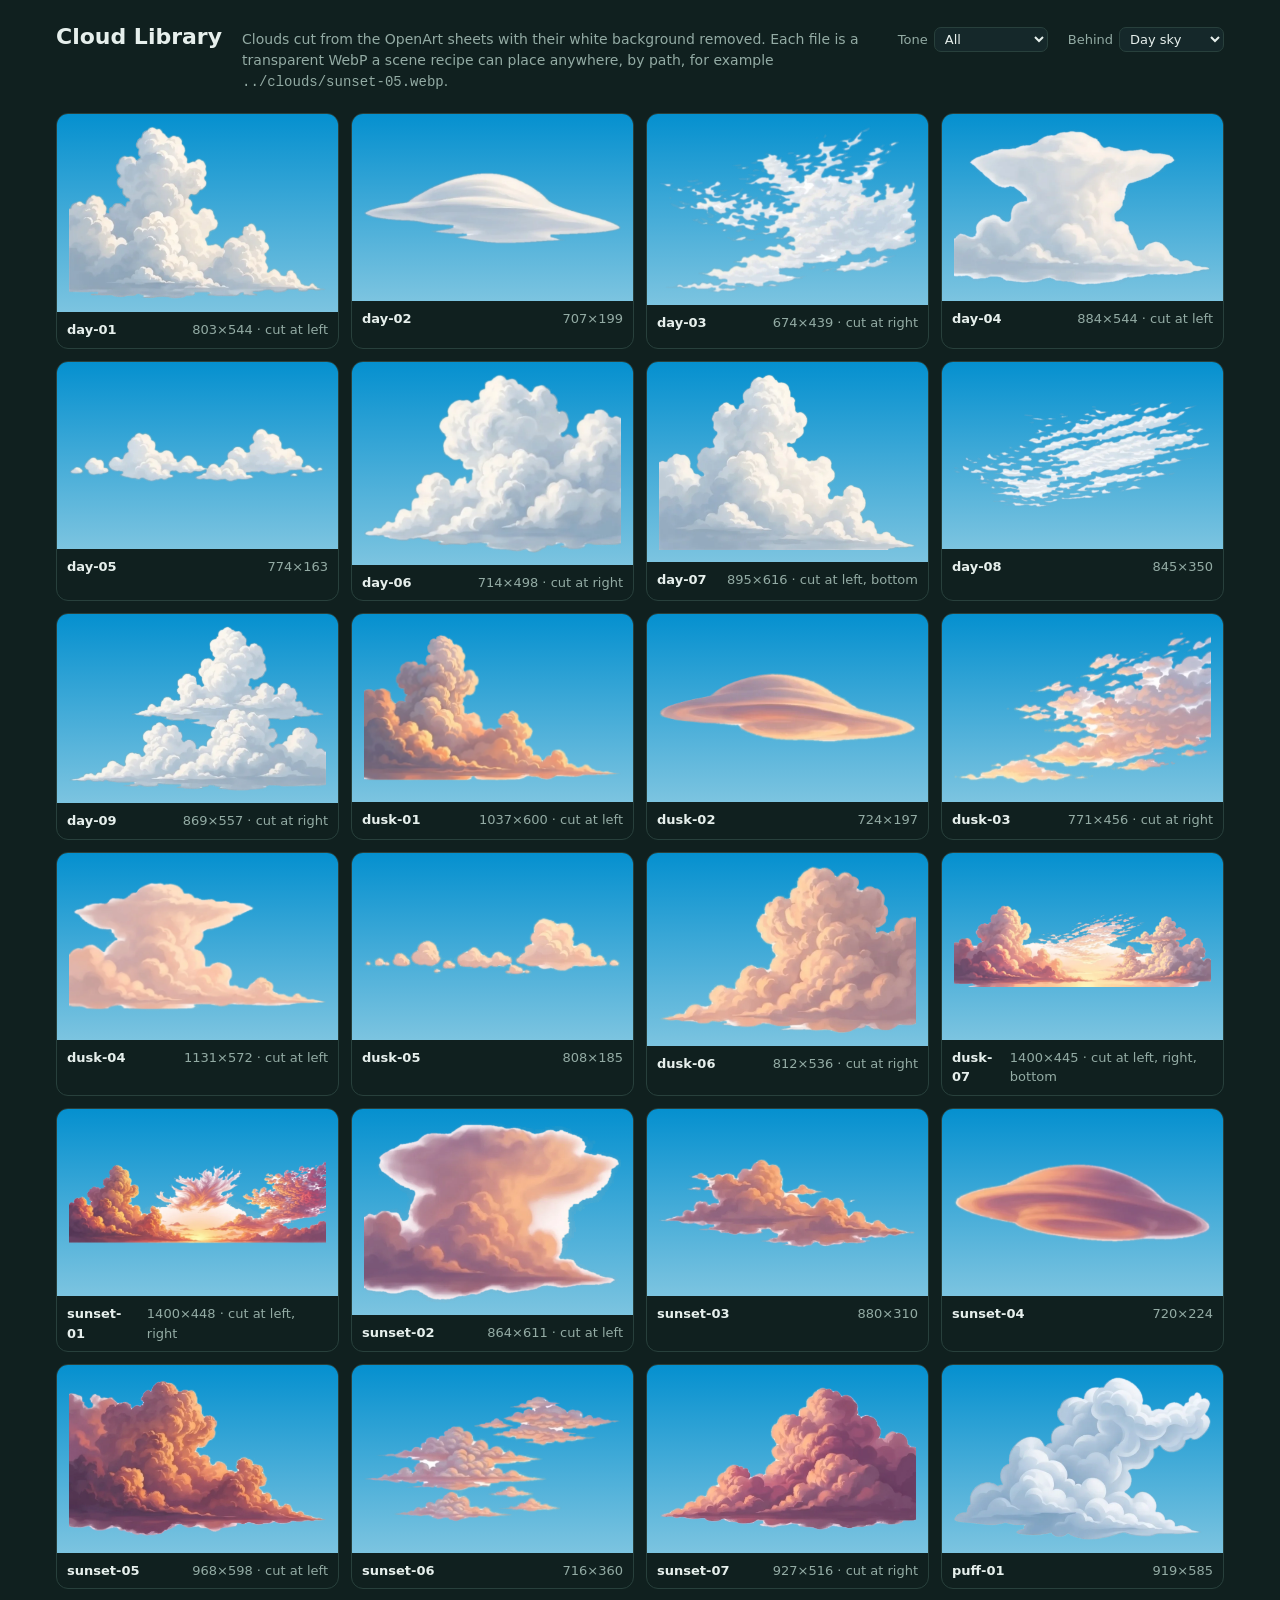
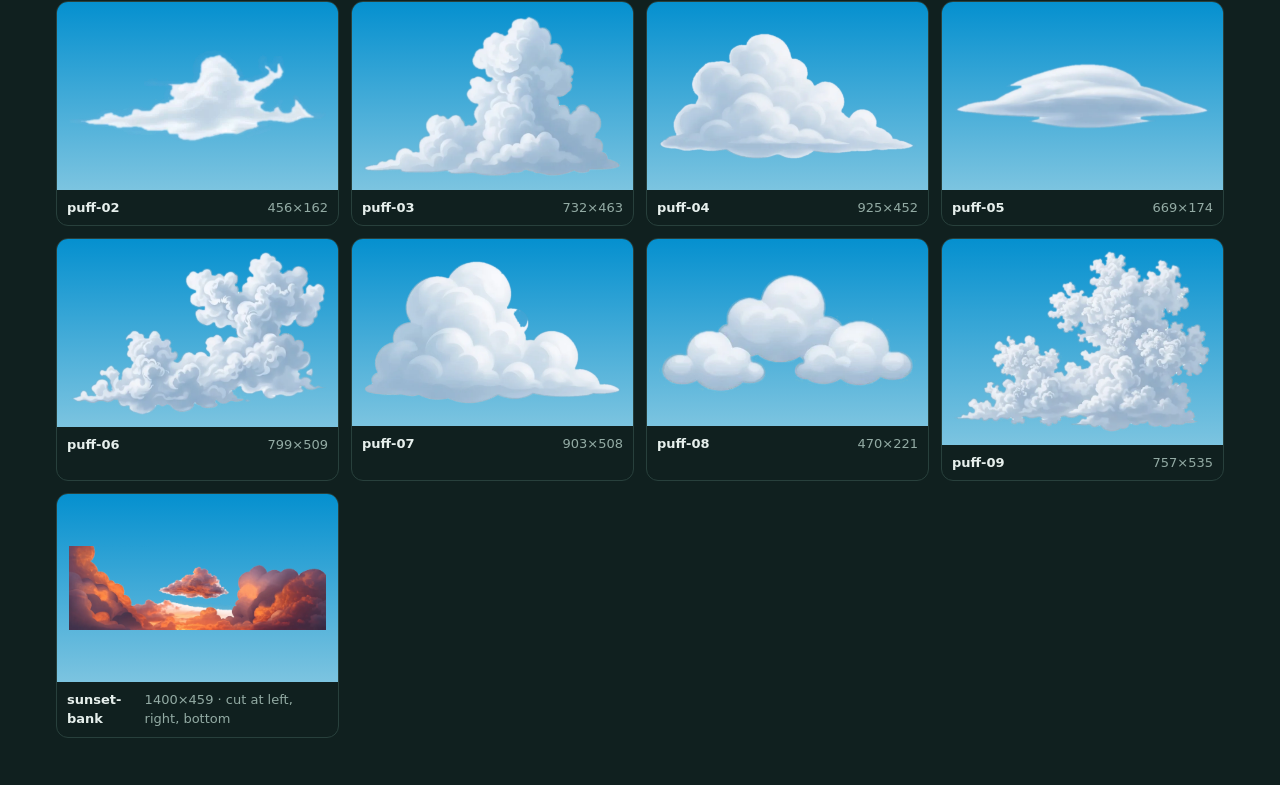
<file: scenes/clouds/index.html>
<!DOCTYPE html>
<html lang="en">
<head>
<meta charset="UTF-8">
<meta name="viewport" content="width=device-width, initial-scale=1">
<title>Cloud Library — Scene Parts</title>
<style>
  :root { --bg: #10201f; --fg: #e6efec; --muted: #93aba4; --line: #28403c; }
  * { box-sizing: border-box; }
  body { margin: 0; background: var(--bg); color: var(--fg); font: 15px/1.5 system-ui, -apple-system, sans-serif; }
  header { padding: 20px 16px 8px; max-width: 1200px; margin: 0 auto; display: flex; flex-wrap: wrap; gap: 8px 20px; align-items: baseline; }
  h1 { font-size: 22px; margin: 0; }
  p { margin: 0; color: var(--muted); font-size: 14px; flex: 1 1 320px; }
  label { font-size: 13px; color: var(--muted); display: flex; gap: 6px; align-items: center; }
  select { font: inherit; padding: 3px 6px; border-radius: 7px; border: 1px solid var(--line); background: #15282a; color: var(--fg); }
  main { max-width: 1200px; margin: 0 auto; padding: 12px 16px 48px; display: grid; grid-template-columns: repeat(auto-fill, minmax(260px, 1fr)); gap: 12px; }
  figure { margin: 0; border-radius: 12px; overflow: hidden; border: 1px solid var(--line); }
  .sky { aspect-ratio: 3 / 2; display: grid; place-items: center; padding: 12px; transition: background .6s; }
  .sky img { max-width: 100%; max-height: 100%; display: block; }
  figcaption { padding: 8px 10px; font-size: 13px; display: flex; justify-content: space-between; gap: 8px; }
  figcaption span { color: var(--muted); font-variant-numeric: tabular-nums; }
  body[data-sky="day"] .sky { background: linear-gradient(180deg, #0590cf, #7cc4e0); }
  body[data-sky="sunset"] .sky { background: linear-gradient(180deg, #3b2c63, #a9527a 55%, #f4a56c); }
  body[data-sky="night"] .sky { background: linear-gradient(180deg, #0b1330, #2a2f5c); }
</style>
</head>
<body data-sky="day">
<header>
  <h1>Cloud Library</h1>
  <p>Clouds cut from the OpenArt sheets with their white background removed. Each file is a transparent WebP a scene recipe can place anywhere, by path, for example <code>../clouds/sunset-05.webp</code>.</p>
  <label>Tone <select id="tone"><option value="">All</option></select></label>
  <label>Behind <select id="sky"><option value="day">Day sky</option><option value="sunset">Sunset sky</option><option value="night">Night sky</option></select></label>
</header>
<main id="grid"></main>
<script>
(async () => {
  const list = await (await fetch('clouds.json')).json();
  const grid = document.getElementById('grid'), tone = document.getElementById('tone');
  [...new Set(list.map((c) => c.tone))].forEach((t) => tone.add(new Option(t, t)));
  const draw = () => {
    grid.textContent = '';
    list.filter((c) => !tone.value || c.tone === tone.value).forEach((c) => {
      const f = document.createElement('figure');
      f.innerHTML = `<div class="sky"><img loading="lazy" alt="" src="${c.file}"></div>
        <figcaption><b>${c.id}</b><span>${c.w}×${c.h}${c.touches.length ? ' · cut at ' + c.touches.join(', ') : ''}</span></figcaption>`;
      grid.appendChild(f);
    });
  };
  tone.addEventListener('change', draw);
  document.getElementById('sky').addEventListener('change', (e) => { document.body.dataset.sky = e.target.value; });
  draw();
})();
</script>
</body>
</html>
</file>
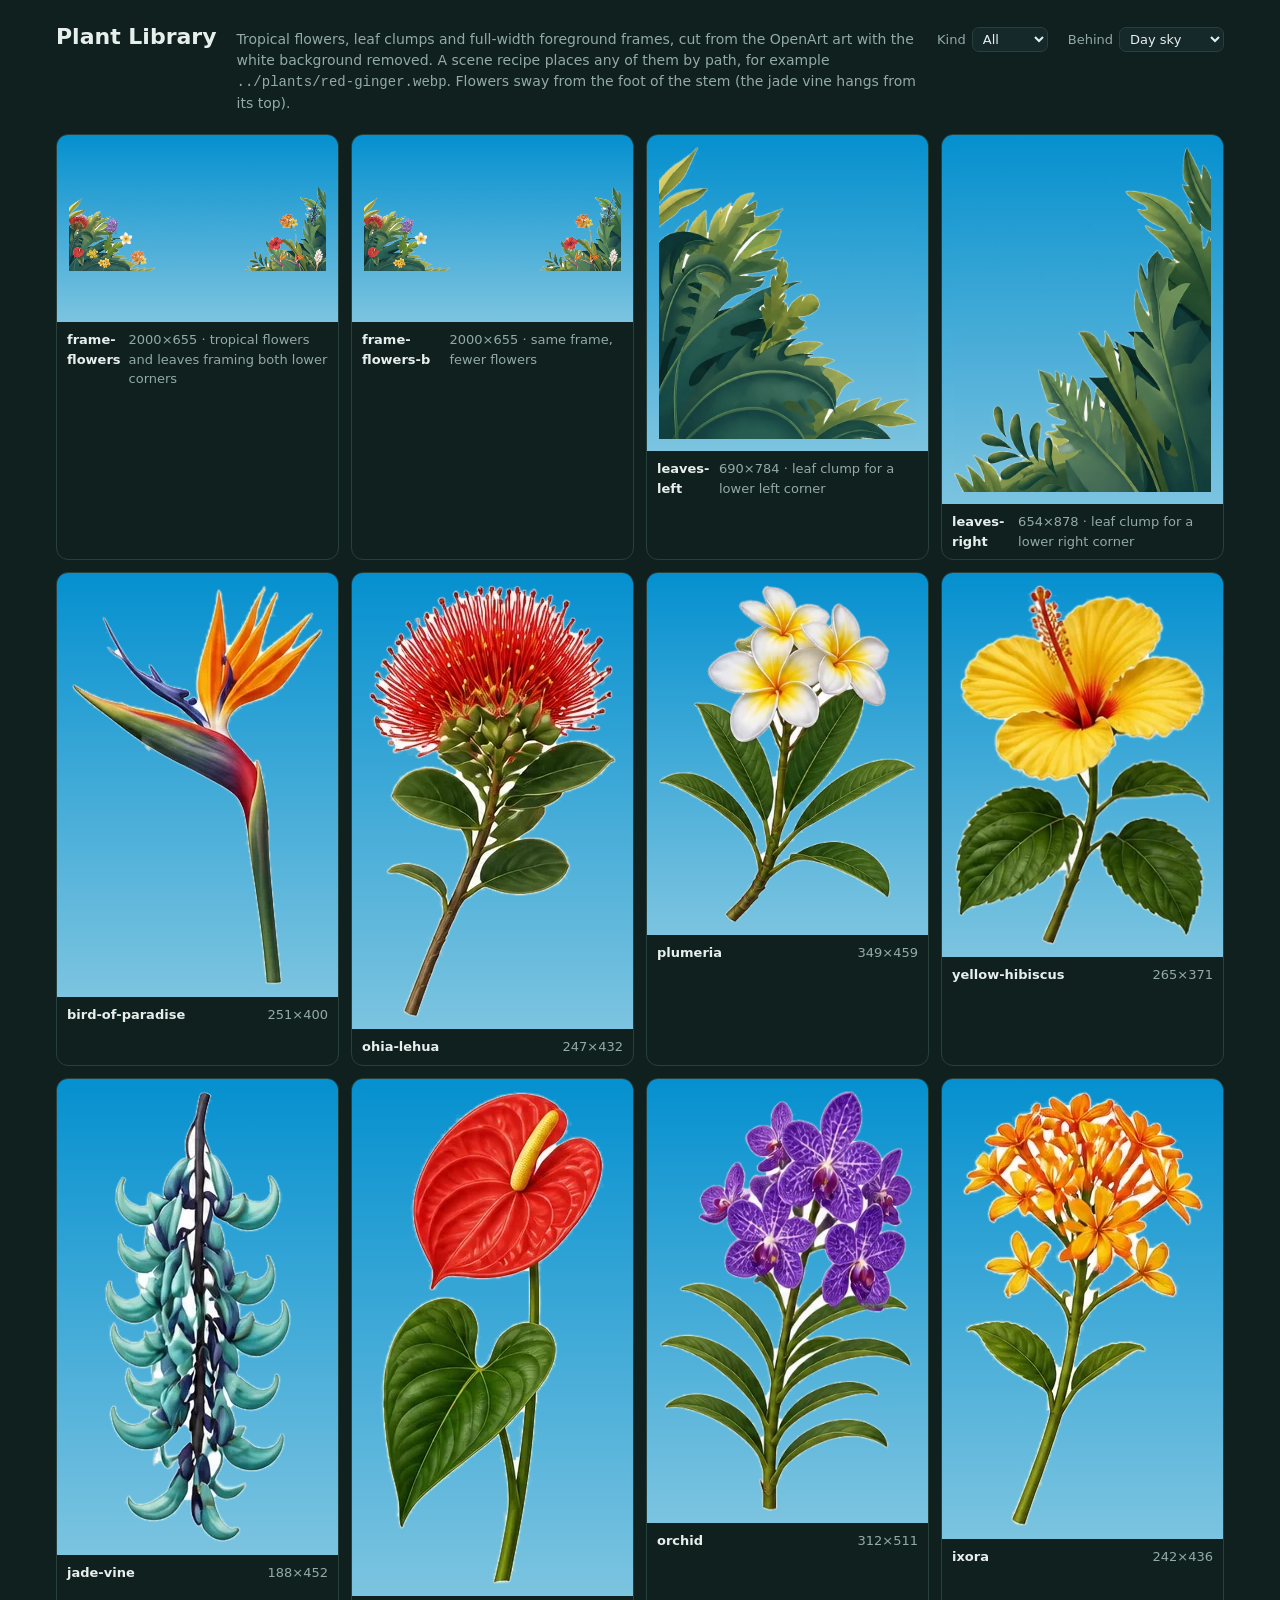
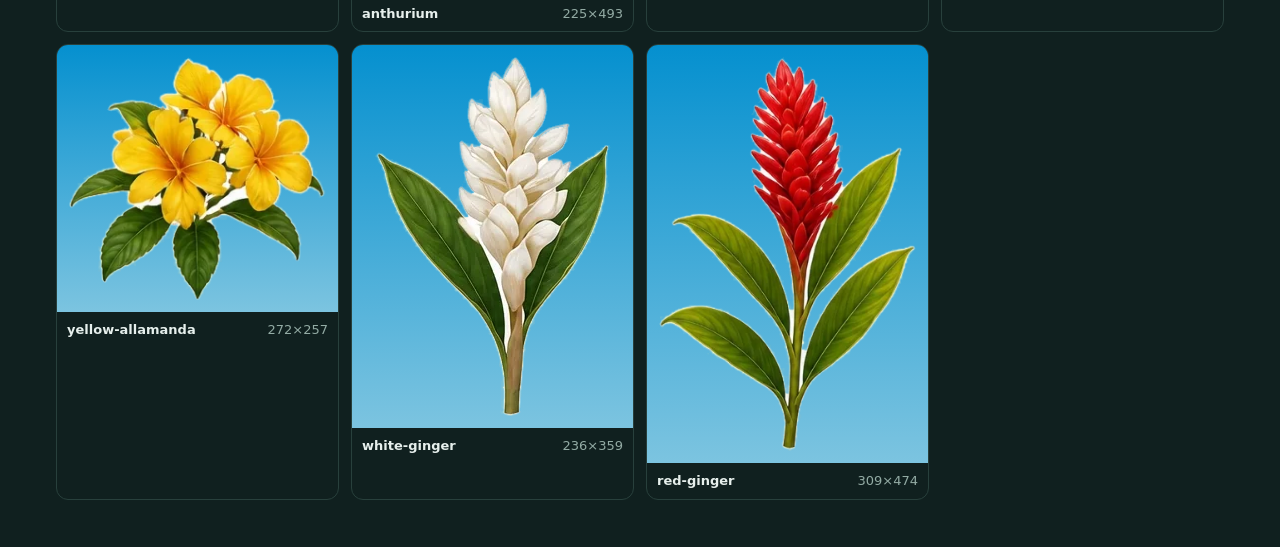
<file: scenes/plants/index.html>
<!DOCTYPE html>
<html lang="en">
<head>
<meta charset="UTF-8">
<meta name="viewport" content="width=device-width, initial-scale=1">
<title>Plant Library — Scene Parts</title>
<style>
  :root { --bg: #10201f; --fg: #e6efec; --muted: #93aba4; --line: #28403c; }
  * { box-sizing: border-box; }
  body { margin: 0; background: var(--bg); color: var(--fg); font: 15px/1.5 system-ui, -apple-system, sans-serif; }
  header { padding: 20px 16px 8px; max-width: 1200px; margin: 0 auto; display: flex; flex-wrap: wrap; gap: 8px 20px; align-items: baseline; }
  h1 { font-size: 22px; margin: 0; }
  p { margin: 0; color: var(--muted); font-size: 14px; flex: 1 1 320px; }
  label { font-size: 13px; color: var(--muted); display: flex; gap: 6px; align-items: center; }
  select { font: inherit; padding: 3px 6px; border-radius: 7px; border: 1px solid var(--line); background: #15282a; color: var(--fg); }
  main { max-width: 1200px; margin: 0 auto; padding: 12px 16px 48px; display: grid; grid-template-columns: repeat(auto-fill, minmax(260px, 1fr)); gap: 12px; }
  figure { margin: 0; border-radius: 12px; overflow: hidden; border: 1px solid var(--line); }
  .sky { aspect-ratio: 3 / 2; display: grid; place-items: center; padding: 12px; transition: background .6s; }
  .sky img { max-width: 100%; max-height: 100%; display: block; }
  figcaption { padding: 8px 10px; font-size: 13px; display: flex; justify-content: space-between; gap: 8px; }
  figcaption span { color: var(--muted); font-variant-numeric: tabular-nums; }
  body[data-sky="day"] .sky { background: linear-gradient(180deg, #0590cf, #7cc4e0); }
  body[data-sky="sunset"] .sky { background: linear-gradient(180deg, #3b2c63, #a9527a 55%, #f4a56c); }
  body[data-sky="sand"] .sky { background: linear-gradient(180deg, #f8dcae, #f2c287); }
  body[data-sky="night"] .sky { background: linear-gradient(180deg, #0b1330, #2a2f5c); }
</style>
</head>
<body data-sky="day">
<header>
  <h1>Plant Library</h1>
  <p>Tropical flowers, leaf clumps and full-width foreground frames, cut from the OpenArt art with the white background removed. A scene recipe places any of them by path, for example <code>../plants/red-ginger.webp</code>. Flowers sway from the foot of the stem (the jade vine hangs from its top).</p>
  <label>Kind <select id="tone"><option value="">All</option></select></label>
  <label>Behind <select id="sky"><option value="day">Day sky</option><option value="sand">Sand</option><option value="sunset">Sunset sky</option><option value="night">Night sky</option></select></label>
</header>
<main id="grid"></main>
<script>
(async () => {
  const list = await (await fetch('plants.json')).json();
  const grid = document.getElementById('grid'), tone = document.getElementById('tone');
  [...new Set(list.map((c) => c.kind))].forEach((t) => tone.add(new Option(t, t)));
  const draw = () => {
    grid.textContent = '';
    list.filter((c) => !tone.value || c.kind === tone.value).forEach((c) => {
      const f = document.createElement('figure');
      f.innerHTML = `<div class="sky"><img loading="lazy" alt="" src="${c.file}"></div>
        <figcaption><b>${c.id}</b><span>${c.w}×${c.h}${c.note ? ' · ' + c.note : ''}</span></figcaption>`;
      grid.appendChild(f);
    });
  };
  tone.addEventListener('change', draw);
  document.getElementById('sky').addEventListener('change', (e) => { document.body.dataset.sky = e.target.value; });
  draw();
})();
</script>
</body>
</html>
</file>
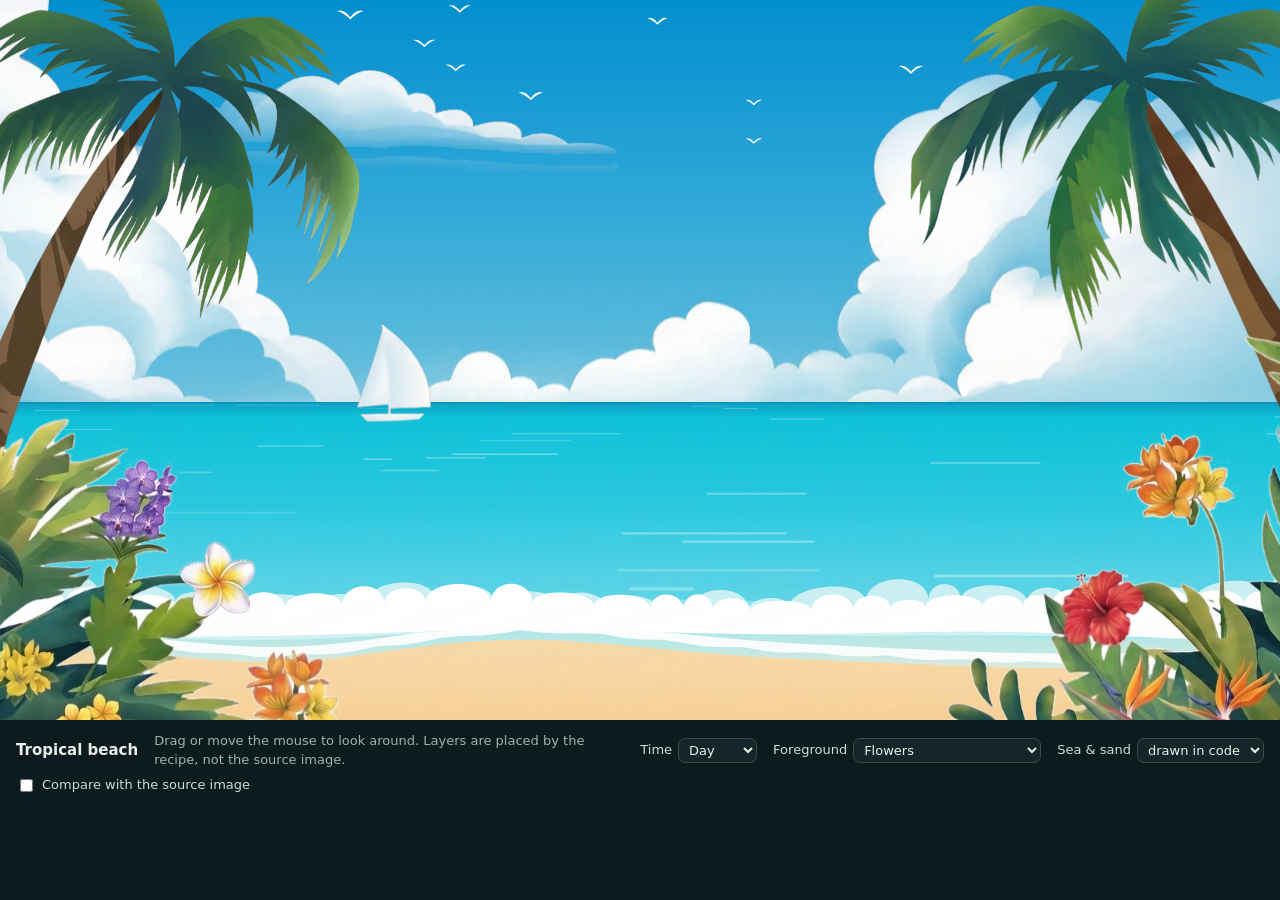
<file: scenes/tropical-beach/index.html>
<!DOCTYPE html>
<html lang="en">
<head>
<meta charset="UTF-8">
<meta name="viewport" content="width=device-width, initial-scale=1, viewport-fit=cover">
<title>Tropical Beach — Scene Test</title>
<link rel="stylesheet" href="../scene-test.css?v=1791310000">
</head>
<body>

<main class="st">
  <div class="st-stage" id="stage" aria-label="Tropical beach scene. Drag sideways to look around.">
    <div class="st-world" id="world"></div>
  </div>
  <div class="st-bar">
    <b>Tropical beach</b>
    <span class="st-note">Drag or move the mouse to look around. Layers are placed by the recipe, not the source image.</span>
    <label class="st-toggle">Time <select id="time"><option value="day">Day</option><option value="sunset">Sunset</option></select></label>
    <label class="st-toggle">Foreground <select data-opt="front" id="front"><option value="flowers">Flowers</option><option value="leaves">Leaves &amp; single flowers</option><option value="original">Original</option></select></label>
    <label class="st-toggle">Sea &amp; sand <select id="sets"><option value="code">drawn in code</option><option value="painted">painted layers</option></select></label>
    <label class="st-toggle"><input type="checkbox" id="ref"> Compare with the source image</label>
  </div>
</main>

<script>
/* The scene recipe: every layer is a slot with a box in world units (the source
   image's pixels, 1375 x 767), a depth for parallax (1 = moves with the ground,
   less = farther away) and an optional idle animation. The renderer below knows
   nothing about beaches; a new scene is a new recipe. */
// colour grades for sunset: the sea takes the sky's warmth, land and plants go backlit
const SEA = 'hue-rotate(38deg) saturate(.7) brightness(.72)';
const SAND = 'sepia(.3) hue-rotate(-18deg) saturate(1.35) brightness(.84)';
const BACKLIT = 'sepia(.35) hue-rotate(-25deg) saturate(.9) brightness(.55)';

window.SCENE = {
  world: { w: 1375, h: 767 },
  openPhone: 0.22,                 // phones open on the left palm and the boat
  sky: ['#028fce 0%', '#1b9dd4 16%', '#33aad8 30%', '#4fb7dc 44%', '#76c4df 58%', '#98cfe1 72%', '#a9d6e3 100%'],
  layers: [
    // sunset sky and sun (the day sky is the stage's own gradient, above)
    { id: 'skyS',    proc: 'sky',             box: [-420, -20, 2215, 450], depth: 0.3, time: 'sunset',
      opts: { stops: [[0, '#2f2656'], [0.25, '#5d3a72'], [0.5, '#a9527a'], [0.72, '#e98363'], [0.9, '#fbbd73'], [1, '#fde0a0']] } },
    { id: 'sun',     proc: 'sun',             box: [560, 285, 280, 280],  depth: 0.3, time: 'sunset', opts: { r: 46 } },
    // clouds: the source image's own by day; the cloud library's sunset set at dusk
    { id: 'clouds',  src: 'clouds-bank.webp', box: [-40, 0, 1455, 452],  depth: 0.45, anim: 'drift-slow', time: 'day' },
    { id: 'cloud',   src: 'cloud-drift.webp', box: [246, 90, 423, 96],   depth: 0.5,  anim: 'drift', time: 'day' },
    { id: 'cSteaks', src: '../clouds/sunset-06.webp', box: [620, 20, 440, 221], depth: 0.4, anim: 'drift-slow', time: 'sunset' },
    { id: 'cLeft',   src: '../clouds/sunset-05.webp', box: [-60, 150, 560, 346], depth: 0.45, anim: 'drift-slow', time: 'sunset' },
    { id: 'cRight',  src: '../clouds/sunset-07.webp', box: [860, 170, 580, 323], depth: 0.45, anim: 'drift-slow', time: 'sunset' },
    { id: 'cLens',   src: '../clouds/sunset-04.webp', box: [300, 80, 330, 102],  depth: 0.5,  anim: 'drift', time: 'sunset' },
    { id: 'cChain',  src: '../clouds/dusk-05.webp',   box: [420, 368, 440, 101], depth: 0.4,  time: 'sunset' },
    // sea and sand: the painted OpenArt layers, or the same drawn in code (procedural.js)
    { id: 'sand',    src: 'sand.webp',        box: [-60, 590, 1495, 189], depth: 0.9,  set: 'painted', grade: { sunset: SAND } },
    { id: 'sea',     src: 'sea.webp',         box: [-60, 425, 1495, 234], depth: 0.75, anim: 'shimmer', set: 'painted', grade: { sunset: SEA } },
    { id: 'foam',    src: 'foam.webp',        box: [-40, 560, 1455, 120], depth: 0.85, anim: 'lap', set: 'painted', grade: { sunset: SAND } },
    { id: 'seaC',    proc: 'sea',             box: [-120, 425, 1615, 260], depth: 0.75, set: 'code', time: 'day', opts: { sunX: 0.508 } },
    { id: 'seaCs',   proc: 'sea',             box: [-120, 425, 1615, 260], depth: 0.75, set: 'code', time: 'sunset',
      opts: { sunX: 0.508, glint: '#ffe2a6', horizon: '#3a2f63', streak: '#ffd9c2',
              colors: [[0, '#3b3470'], [0.06, '#4d4282'], [0.4, '#65539a'], [0.75, '#8a66a0'], [1, '#b27f9e']] } },
    // the sun's golden path on the water, over either sea
    { id: 'sunpath', proc: 'sunpath',         box: [360, 427, 700, 200],  depth: 0.75, time: 'sunset', opts: { x: 0.49 } },
    { id: 'beachC',  proc: 'beach',           box: [-80, 560, 1535, 240], depth: 0.9,  set: 'code', time: 'day', opts: { shore: 0.37, reach: 0.26, surf: 0.17 } },
    { id: 'beachCs', proc: 'beach',           box: [-80, 560, 1535, 240], depth: 0.9,  set: 'code', time: 'sunset',
      opts: { shore: 0.37, reach: 0.26, surf: 0.17, foam: '#ffe9df', foamBack: '#caa6c4', wet: '#a8684f',
              sand: [[0, '#f0bf8e'], [0.5, '#e7a878'], [1, '#d38b62']],
              wash: [[0, '#7c66a8', 0.95], [0.6, '#a07fae', 0.85], [1, '#e2b0b0', 0.75]] } },
    { id: 'boat',    src: 'boat.webp',        box: [408, 348, 73, 97],    depth: 0.75, anim: 'bob', grade: { sunset: 'sepia(.45) saturate(1.3) brightness(.9)' } },
    { id: 'birds',   svg: 'birds',            box: [380, 0, 600, 190],    depth: 0.6,  anim: 'glide', grade: { sunset: 'brightness(.22)' } },
    { id: 'palmL',   src: 'palm-left.webp',   box: [20, 8, 392, 475],     depth: 1.0,  anim: 'sway', origin: '6% 100%', grade: { sunset: BACKLIT } },
    { id: 'palmR',   src: 'palm-right.webp',  box: [954, 4, 420, 463],    depth: 1.0,  anim: 'sway-b', origin: '94% 100%', grade: { sunset: BACKLIT } },
    // foreground: pick one (the Foreground menu). Plant art lives in ../plants/
    { id: 'front',   src: 'foreground.webp',  box: [-30, 342, 1436, 443], depth: 1.12, anim: 'rustle', origin: '50% 100%', grade: { sunset: BACKLIT }, opt: ['front', 'original'] },
    { id: 'frontF',  src: '../plants/frame-flowers.webp', box: [-60, 300, 1496, 490], depth: 1.12, anim: 'rustle', origin: '50% 100%', grade: { sunset: BACKLIT }, opt: ['front', 'flowers'] },
    // single flowers stand behind the leaf clumps, so their stems disappear into the leaves
    { id: 'bop',     src: '../plants/bird-of-paradise.webp', box: [290, 500, 130, 206], depth: 1.12, anim: 'sway', origin: '72% 100%', grade: { sunset: BACKLIT }, opt: ['front', 'leaves'] },
    { id: 'hibiscus',src: '../plants/yellow-hibiscus.webp',  box: [185, 470, 150, 211], depth: 1.12, anim: 'sway-b', origin: '40% 100%', grade: { sunset: BACKLIT }, opt: ['front', 'leaves'] },
    { id: 'ginger',  src: '../plants/red-ginger.webp',       box: [1030, 470, 140, 214], depth: 1.12, anim: 'sway-b', origin: '50% 100%', grade: { sunset: BACKLIT }, opt: ['front', 'leaves'] },
    { id: 'plumeria',src: '../plants/plumeria.webp',         box: [1115, 420, 160, 211], depth: 1.12, anim: 'sway', origin: '20% 100%', grade: { sunset: BACKLIT }, opt: ['front', 'leaves'] },
    { id: 'leavesL', src: '../plants/leaves-left.webp',  box: [-10, 330, 470, 535], depth: 1.12, anim: 'rustle', origin: '20% 100%', grade: { sunset: BACKLIT }, opt: ['front', 'leaves'] },
    { id: 'leavesR', src: '../plants/leaves-right.webp', box: [935, 270, 460, 618], depth: 1.12, anim: 'rustle', origin: '80% 100%', grade: { sunset: BACKLIT }, opt: ['front', 'leaves'] }
  ],
  // gulls as [x, y, size] inside the birds box, traced by eye from the source
  birds: [[22, 44, 13], [106, 18, 11], [130, 38, 11], [160, 20, 9], [95, 72, 11], [126, 96, 10],
          [200, 124, 12], [325, 50, 10], [420, 130, 8], [420, 168, 8], [575, 98, 12]]
};
</script>
<script src="../procedural.js?v=1791310000"></script>
<script src="../scene-test.js?v=1791310000"></script>
</body>
</html>
</file>
<file: scenes/scene-test.css>
/* SCENE TEST -- stage, layers and idle animations for scenes/<name>/index.html. */
*{box-sizing:border-box}
html,body{margin:0;background:#0d1b1f;color:#e8efe9;font:15px/1.45 system-ui,-apple-system,sans-serif}
.st{min-height:100svh;display:flex;flex-direction:column}
.st-stage{position:relative;overflow:hidden;height:min(calc(100svh - 64px),56.25vw);touch-action:pan-y;user-select:none;-webkit-user-select:none}
@media (orientation:portrait){.st-stage{height:72svh}}
.st-world{position:absolute;left:0}
.st-layer{position:absolute;will-change:transform}
.st-inner{position:absolute;inset:0}
.st-inner img,.st-inner svg{display:block;width:100%;height:100%;pointer-events:none;-webkit-user-drag:none}
.st-ref{opacity:0;transition:opacity .3s;pointer-events:none}
.st-ref.on{opacity:.55}
.st-bar{display:flex;flex-wrap:wrap;align-items:center;gap:6px 16px;padding:12px 16px}
.st-note{color:#9fb3a9;font-size:13px;flex:1 1 280px}
.st-toggle{font-size:13px;color:#cfdcd4;display:flex;gap:6px;align-items:center}

/* idle motion */
.a-drift{animation:st-drift 38s ease-in-out infinite alternate}
.a-drift-slow{animation:st-drift-slow 60s ease-in-out infinite alternate}
@keyframes st-drift{from{transform:translateX(-4%)}to{transform:translateX(9%)}}
@keyframes st-drift-slow{from{transform:translateX(-1%)}to{transform:translateX(1%)}}

.a-sway{animation:st-sway 6.5s ease-in-out infinite}
.a-sway-b{animation:st-sway-b 7.3s ease-in-out infinite}
@keyframes st-sway{0%,100%{transform:rotate(-.6deg)}50%{transform:rotate(1.1deg)}}
@keyframes st-sway-b{0%,100%{transform:rotate(.6deg)}50%{transform:rotate(-1.1deg)}}

.a-rustle{animation:st-rustle 5.2s ease-in-out infinite}
@keyframes st-rustle{0%,100%{transform:skewX(0)}40%{transform:skewX(.8deg)}70%{transform:skewX(-.4deg)}}

.a-bob{animation:st-bob 4.8s ease-in-out infinite}
@keyframes st-bob{0%,100%{transform:translate(0,0) rotate(-1deg)}50%{transform:translate(6px,2px) rotate(1.2deg)}}

.a-lap{animation:st-lap 5.5s ease-in-out infinite}
@keyframes st-lap{0%,100%{transform:translateY(0);opacity:1}50%{transform:translateY(3%);opacity:.86}}

.a-glide{animation:st-glide 30s ease-in-out infinite alternate}
@keyframes st-glide{from{transform:translate(0,0)}to{transform:translate(5%,-2%)}}
.st-gull{fill:#fff;
  transform-box:fill-box;transform-origin:center;animation:st-flap 1.4s ease-in-out infinite}
@keyframes st-flap{0%,100%{transform:scaleY(1)}50%{transform:scaleY(.35)}}

/* sea shimmer: pale streaks sliding across, clipped to the sea's own shape */
.st-shimmer{position:absolute;inset:0;-webkit-mask-size:100% 100%;mask-size:100% 100%;mix-blend-mode:screen;opacity:.5;
  background:repeating-linear-gradient(100deg,transparent 0 60px,rgba(255,255,255,.22) 70px,transparent 90px 170px);
  background-size:340px 100%;animation:st-shimmer 9s linear infinite}
@keyframes st-shimmer{to{background-position:340px 0}}

/* layer sets: only the chosen alternative shows */
.st-stage[data-set="code"] [data-set="painted"],.st-stage[data-set="painted"] [data-set="code"]{display:none}
.st-bar select{font:inherit;font-size:13px;padding:3px 6px;border-radius:7px;border:1px solid #3a4b45;background:#15262a;color:#e8efe9}

/* procedural sea and beach (procedural.js) */
.pr-sea,.pr-beach{overflow:visible}
.pr-streak{animation:pr-streak 11s ease-in-out infinite alternate}
@keyframes pr-streak{from{transform:translateX(0)}to{transform:translateX(var(--dx))}}
.pr-glint{transform-box:fill-box;transform-origin:center;animation:pr-glint 3.5s ease-in-out infinite;opacity:0}
@keyframes pr-glint{0%,100%{opacity:0;transform:scale(.4)}45%{opacity:.95;transform:scale(1)}60%{opacity:0;transform:scale(.6)}}
/* the surf rows breathe, out of step */
.pr-surf{animation:pr-surf 3.6s ease-in-out infinite}
.pr-surf-b{animation:pr-surf 4.4s ease-in-out -1.7s infinite reverse}
@keyframes pr-surf{0%,100%{transform:translateY(0)}50%{transform:translateY(-3px)}}
@media (prefers-reduced-motion:reduce){.pr-surf,.pr-surf-b,.pr-streak,.pr-glint{animation:none}}

/* time of day: tagged layers cross-fade; every layer eases into the time's colour grade */
.st-layer{transition:opacity 1.6s ease,filter 1.6s ease}
.st-stage[data-time] .st-layer[data-time]{opacity:0;pointer-events:none}
.st-stage[data-time="day"] .st-layer[data-time="day"],.st-stage[data-time="sunset"] .st-layer[data-time="sunset"]{opacity:1}
.st-stage[data-time="sunset"] .st-layer{filter:var(--grade-sunset,none)}
.pr-halo{transform-box:fill-box;transform-origin:center;animation:pr-halo 6s ease-in-out infinite}
@keyframes pr-halo{50%{transform:scale(1.06);opacity:.85}}
@media (prefers-reduced-motion:reduce){.pr-halo{animation:none}.st-layer{transition:none}}
</file>
